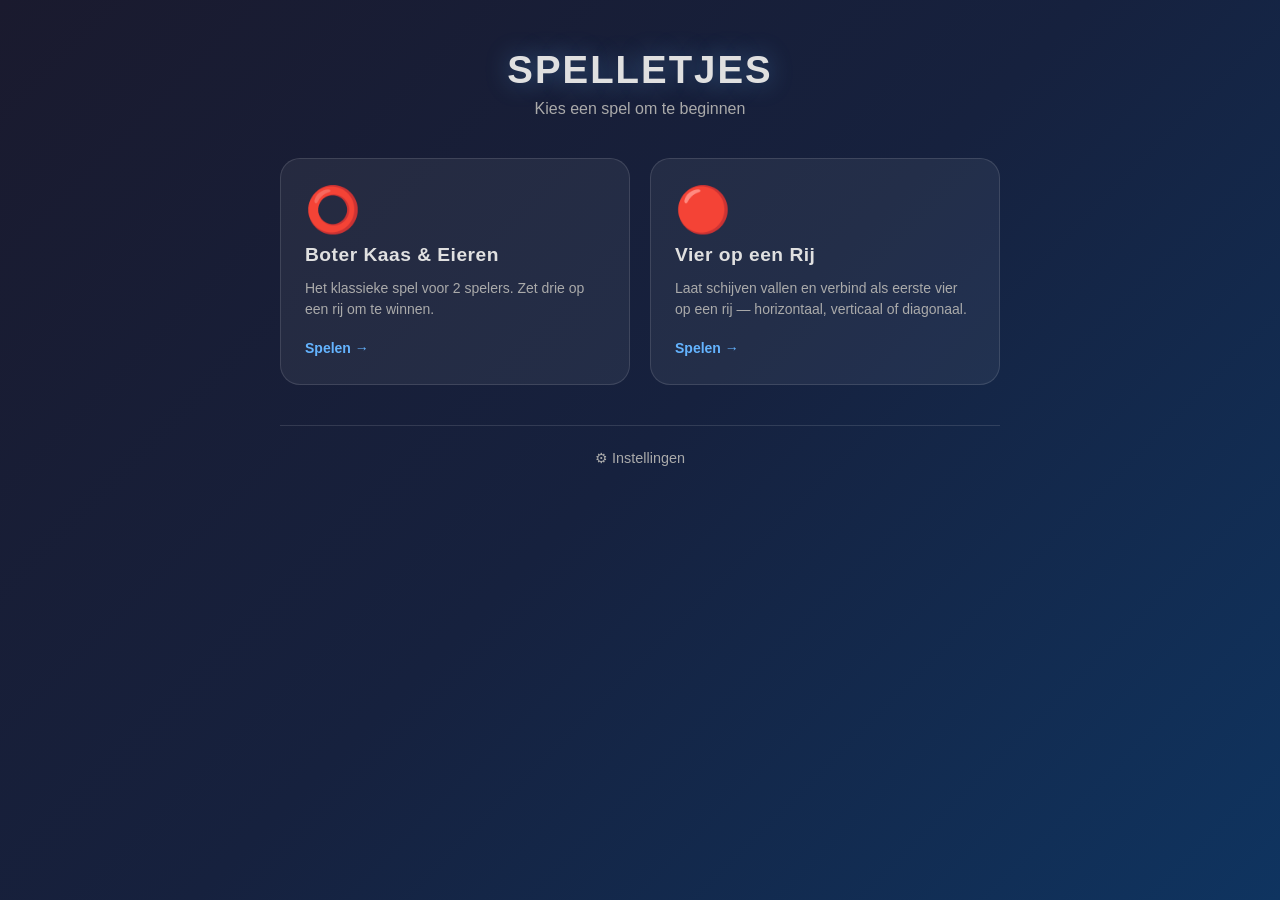
<file: index.html>
<!DOCTYPE html>
<html lang="nl">
<head>
  <meta charset="UTF-8" />
  <meta name="viewport" content="width=device-width, initial-scale=1.0" />
  <title>Spelletjes</title>
  <link rel="stylesheet" href="shared/style.css" />
  <style>
    body {
      align-items: flex-start;
      padding: 48px 24px;
    }

    .container {
      width: 100%;
      max-width: 720px;
      margin: 0 auto;
      display: flex;
      flex-direction: column;
      gap: 40px;
    }

    header {
      text-align: center;
    }

    header h1 {
      font-size: 2.4rem;
      font-weight: 700;
      letter-spacing: 2px;
      text-transform: uppercase;
      text-shadow: 0 0 24px rgba(100, 180, 255, 0.4);
    }

    header p {
      margin-top: 8px;
      color: var(--color-muted);
      font-size: 1rem;
    }

    .spellen-grid {
      display: grid;
      grid-template-columns: repeat(auto-fill, minmax(280px, 1fr));
      gap: 20px;
    }

    .spel-kaart {
      background: var(--color-surface);
      border: 1px solid var(--color-border);
      border-radius: var(--radius-xl);
      padding: 28px 24px;
      display: flex;
      flex-direction: column;
      gap: 12px;
      text-decoration: none;
      color: inherit;
      transition: background 0.2s, border-color 0.2s, transform 0.15s, box-shadow 0.2s;
    }

    .spel-kaart:hover {
      background: var(--color-surface-hover);
      border-color: var(--color-border-hover);
      transform: translateY(-4px);
      box-shadow: 0 8px 32px rgba(0, 0, 0, 0.3);
    }

    .spel-icoon {
      font-size: 2.8rem;
      line-height: 1;
    }

    .spel-naam {
      font-size: 1.2rem;
      font-weight: 700;
      letter-spacing: 0.5px;
    }

    .spel-beschrijving {
      font-size: 0.875rem;
      color: var(--color-muted);
      line-height: 1.5;
      flex: 1;
    }

    .spel-spelen {
      display: inline-flex;
      align-items: center;
      gap: 6px;
      margin-top: 8px;
      font-size: 0.875rem;
      font-weight: 600;
      color: var(--color-speler1);
    }

    .nav-onderaan {
      display: flex;
      justify-content: center;
      border-top: 1px solid var(--color-border);
      padding-top: 24px;
    }

    .instellingen-link {
      display: inline-flex;
      align-items: center;
      gap: 8px;
      color: var(--color-muted);
      text-decoration: none;
      font-size: 0.9rem;
      transition: color 0.2s;
    }

    .instellingen-link:hover {
      color: var(--color-text);
    }

    @media (max-width: 400px) {
      header h1 { font-size: 1.8rem; }
      .spellen-grid { grid-template-columns: 1fr; }
    }
  </style>
</head>
<body>
  <div class="container">
    <header>
      <h1>Spelletjes</h1>
      <p>Kies een spel om te beginnen</p>
    </header>

    <div class="spellen-grid">
      <a class="spel-kaart" href="games/bke/">
        <div class="spel-icoon">⭕</div>
        <div class="spel-naam">Boter Kaas &amp; Eieren</div>
        <div class="spel-beschrijving">
          Het klassieke spel voor 2 spelers. Zet drie op een rij om te winnen.
        </div>
        <div class="spel-spelen">Spelen →</div>
      </a>

      <a class="spel-kaart" href="games/vier-op-een-rij/">
        <div class="spel-icoon">🔴</div>
        <div class="spel-naam">Vier op een Rij</div>
        <div class="spel-beschrijving">
          Laat schijven vallen en verbind als eerste vier op een rij — horizontaal, verticaal of diagonaal.
        </div>
        <div class="spel-spelen">Spelen →</div>
      </a>
    </div>

    <nav class="nav-onderaan">
      <a class="instellingen-link" href="settings/">⚙ Instellingen</a>
    </nav>
  </div>
</body>
</html>
</file>
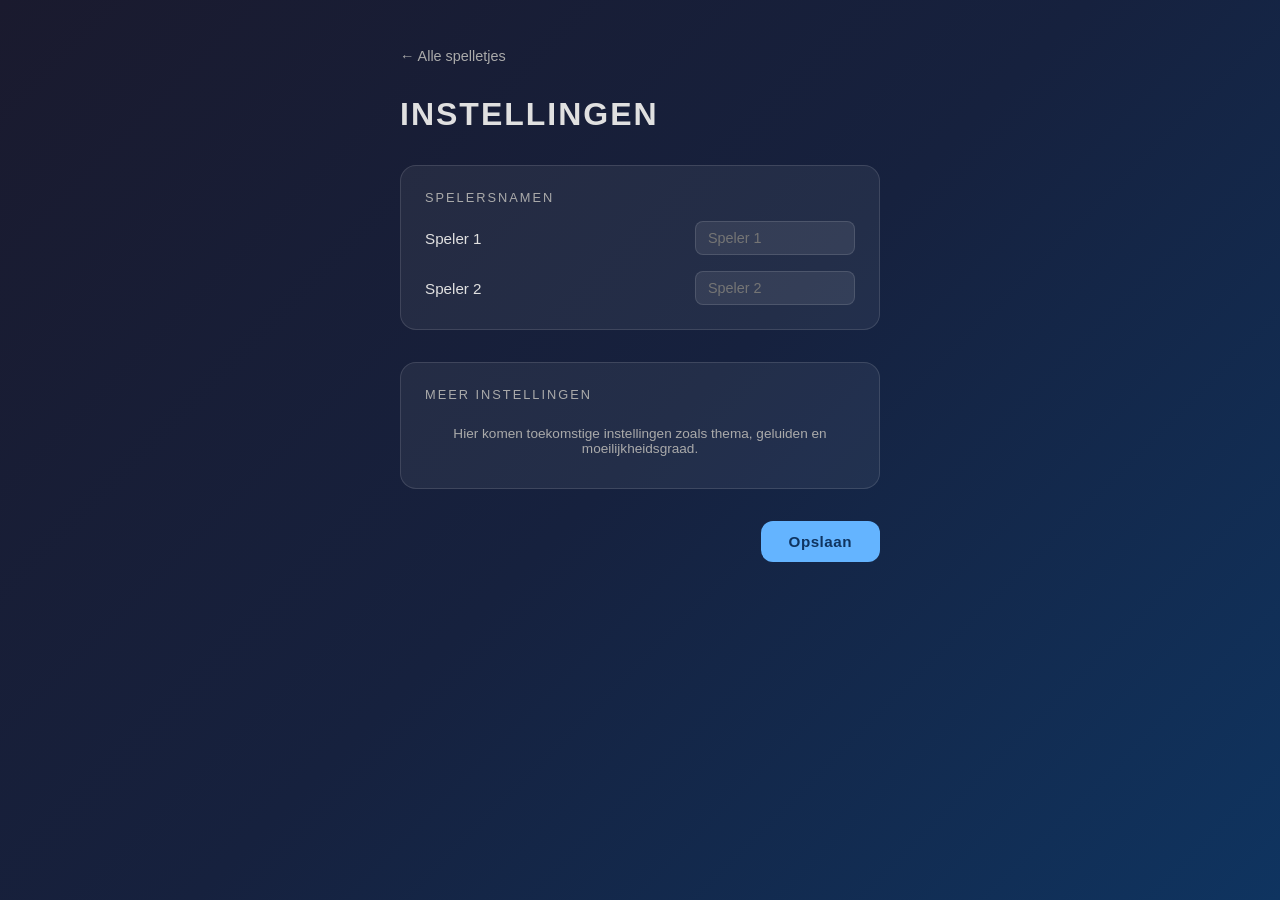
<file: settings/index.html>
<!DOCTYPE html>
<html lang="nl">
<head>
  <meta charset="UTF-8" />
  <meta name="viewport" content="width=device-width, initial-scale=1.0" />
  <title>Instellingen</title>
  <link rel="stylesheet" href="../shared/style.css" />
  <style>
    body {
      align-items: flex-start;
      padding: 48px 24px;
    }

    .container {
      width: 100%;
      max-width: 480px;
      margin: 0 auto;
      display: flex;
      flex-direction: column;
      gap: 32px;
    }

    h1 {
      font-size: 2rem;
      font-weight: 700;
      letter-spacing: 2px;
      text-transform: uppercase;
      color: var(--color-text);
    }

    .sectie {
      background: var(--color-surface);
      border: 1px solid var(--color-border);
      border-radius: var(--radius-lg);
      padding: 24px;
      display: flex;
      flex-direction: column;
      gap: 16px;
    }

    .sectie-titel {
      font-size: 0.8rem;
      text-transform: uppercase;
      letter-spacing: 2px;
      color: var(--color-muted);
    }

    .instelling-rij {
      display: flex;
      align-items: center;
      justify-content: space-between;
      gap: 16px;
    }

    .instelling-label {
      font-size: 0.95rem;
      color: var(--color-text);
    }

    .instelling-invoer {
      background: rgba(255,255,255,0.08);
      border: 1px solid var(--color-border);
      border-radius: var(--radius-sm);
      color: var(--color-text);
      font-size: 0.9rem;
      padding: 8px 12px;
      width: 160px;
      outline: none;
      transition: border-color 0.2s;
    }

    .instelling-invoer:focus {
      border-color: var(--color-speler1);
    }

    .opslaan-balk {
      display: flex;
      justify-content: flex-end;
    }

    .placeholder-melding {
      font-size: 0.85rem;
      color: var(--color-muted);
      text-align: center;
      padding: 8px 0;
    }
  </style>
</head>
<body>
  <div class="container">
    <a class="nav-terug" href="../">← Alle spelletjes</a>

    <h1>Instellingen</h1>

    <div class="sectie">
      <div class="sectie-titel">Spelersnamen</div>
      <div class="instelling-rij">
        <label class="instelling-label" for="naam-speler1">Speler 1</label>
        <input class="instelling-invoer" id="naam-speler1" type="text" placeholder="Speler 1" maxlength="20" />
      </div>
      <div class="instelling-rij">
        <label class="instelling-label" for="naam-speler2">Speler 2</label>
        <input class="instelling-invoer" id="naam-speler2" type="text" placeholder="Speler 2" maxlength="20" />
      </div>
    </div>

    <div class="sectie">
      <div class="sectie-titel">Meer instellingen</div>
      <p class="placeholder-melding">Hier komen toekomstige instellingen zoals thema, geluiden en moeilijkheidsgraad.</p>
    </div>

    <div class="opslaan-balk">
      <button class="knop" id="opslaan">Opslaan</button>
    </div>
  </div>

  <script>
    const invoer1 = document.getElementById('naam-speler1');
    const invoer2 = document.getElementById('naam-speler2');

    // Laad opgeslagen namen
    invoer1.value = localStorage.getItem('naamSpeler1') || '';
    invoer2.value = localStorage.getItem('naamSpeler2') || '';

    document.getElementById('opslaan').addEventListener('click', () => {
      localStorage.setItem('naamSpeler1', invoer1.value.trim() || 'Speler 1');
      localStorage.setItem('naamSpeler2', invoer2.value.trim() || 'Speler 2');
      window.location.href = '../';
    });
  </script>
</body>
</html>
</file>
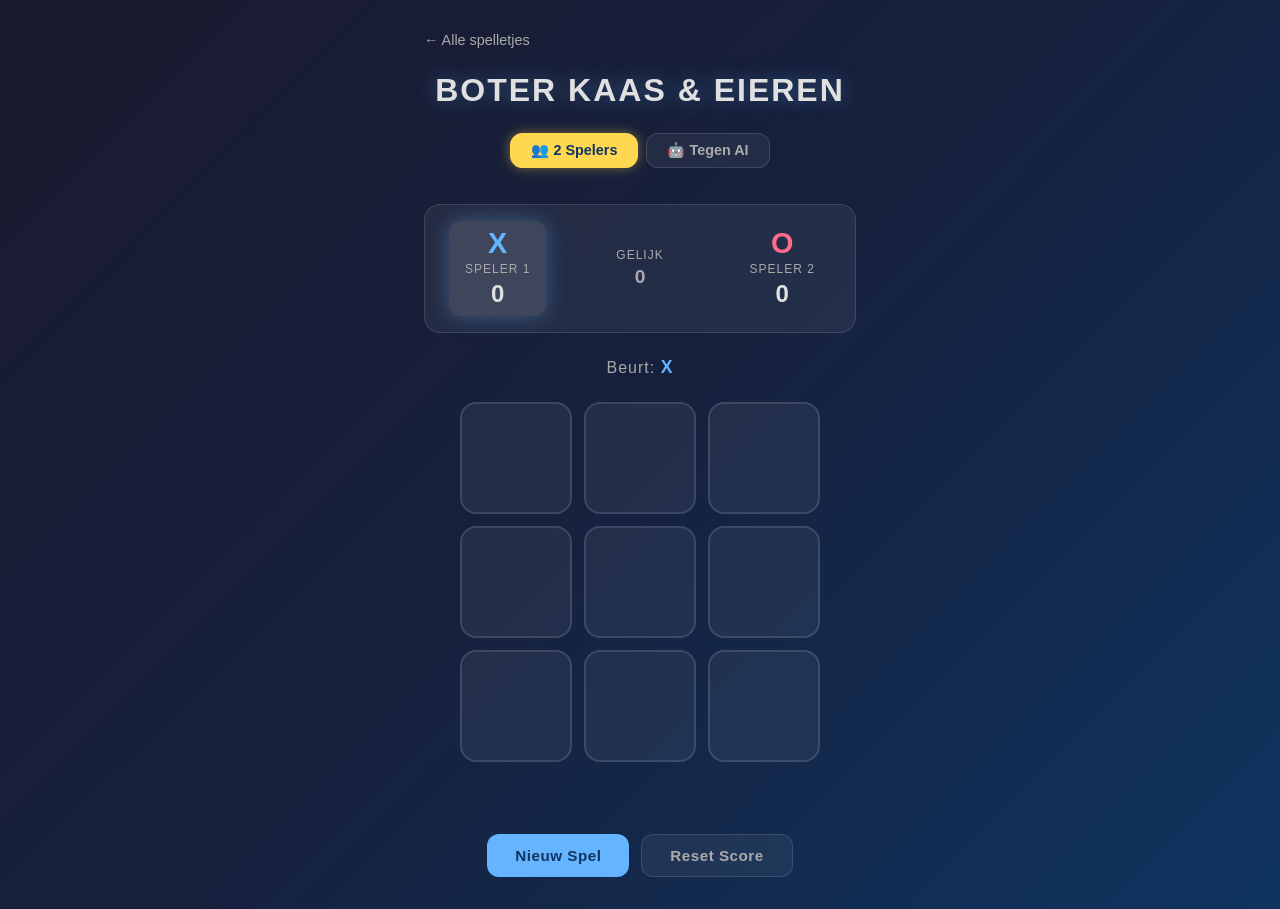
<file: games/bke/index.html>
<!DOCTYPE html>
<html lang="nl">
<head>
  <meta charset="UTF-8" />
  <meta name="viewport" content="width=device-width, initial-scale=1.0" />
  <title>Boter Kaas en Eieren</title>
  <link rel="stylesheet" href="../../shared/style.css" />
  <link rel="stylesheet" href="style.css" />
</head>
<body>
  <div class="container">
    <a class="nav-terug" href="../../">← Alle spelletjes</a>
    <h1>Boter Kaas &amp; Eieren</h1>

    <div class="spelmode-kiezer">
      <button id="mode-2spelers" class="mode-toggle actief">👥 2 Spelers</button>
      <button id="mode-ai" class="mode-toggle">🤖 Tegen AI</button>
    </div>

    <div class="ai-opties" id="ai-opties" style="display:none">
      <label>Moeilijkheid:
        <select id="moeilijkheid">
          <option value="1">1 – Makkelijk</option>
          <option value="2">2</option>
          <option value="3" selected>3</option>
          <option value="4">4</option>
          <option value="5">5 – Moeilijk</option>
        </select>
      </label>
      <div class="beginner-selectie">
        <span>Begint:</span>
        <button id="begint-speler" class="mode-toggle actief">Speler 1</button>
        <button id="begint-ai" class="mode-toggle">AI</button>
      </div>
    </div>

    <div class="scorebord">
      <div class="speler" id="speler-x">
        <span class="symbool x">X</span>
        <span class="naam">Speler 1</span>
        <span class="score" id="score-x">0</span>
      </div>
      <div class="gelijkspel-teller">
        <span class="naam">Gelijk</span>
        <span class="score" id="score-gelijk">0</span>
      </div>
      <div class="speler" id="speler-o">
        <span class="symbool o">O</span>
        <span class="naam" id="naam-o">Speler 2</span>
        <span class="score" id="score-o">0</span>
      </div>
    </div>

    <div class="beurt-indicator" id="beurt-indicator">
      Beurt: <span id="huidige-speler">X</span>
    </div>

    <div class="bord" id="bord">
      <div class="vakje" data-index="0"></div>
      <div class="vakje" data-index="1"></div>
      <div class="vakje" data-index="2"></div>
      <div class="vakje" data-index="3"></div>
      <div class="vakje" data-index="4"></div>
      <div class="vakje" data-index="5"></div>
      <div class="vakje" data-index="6"></div>
      <div class="vakje" data-index="7"></div>
      <div class="vakje" data-index="8"></div>
    </div>

    <div class="bericht" id="bericht"></div>

    <div class="knoppen">
      <button class="knop" id="nieuw-spel">Nieuw Spel</button>
      <button class="knop secundair" id="reset-score">Reset Score</button>
    </div>
  </div>

  <script src="script.js"></script>
</body>
</html>
</file>
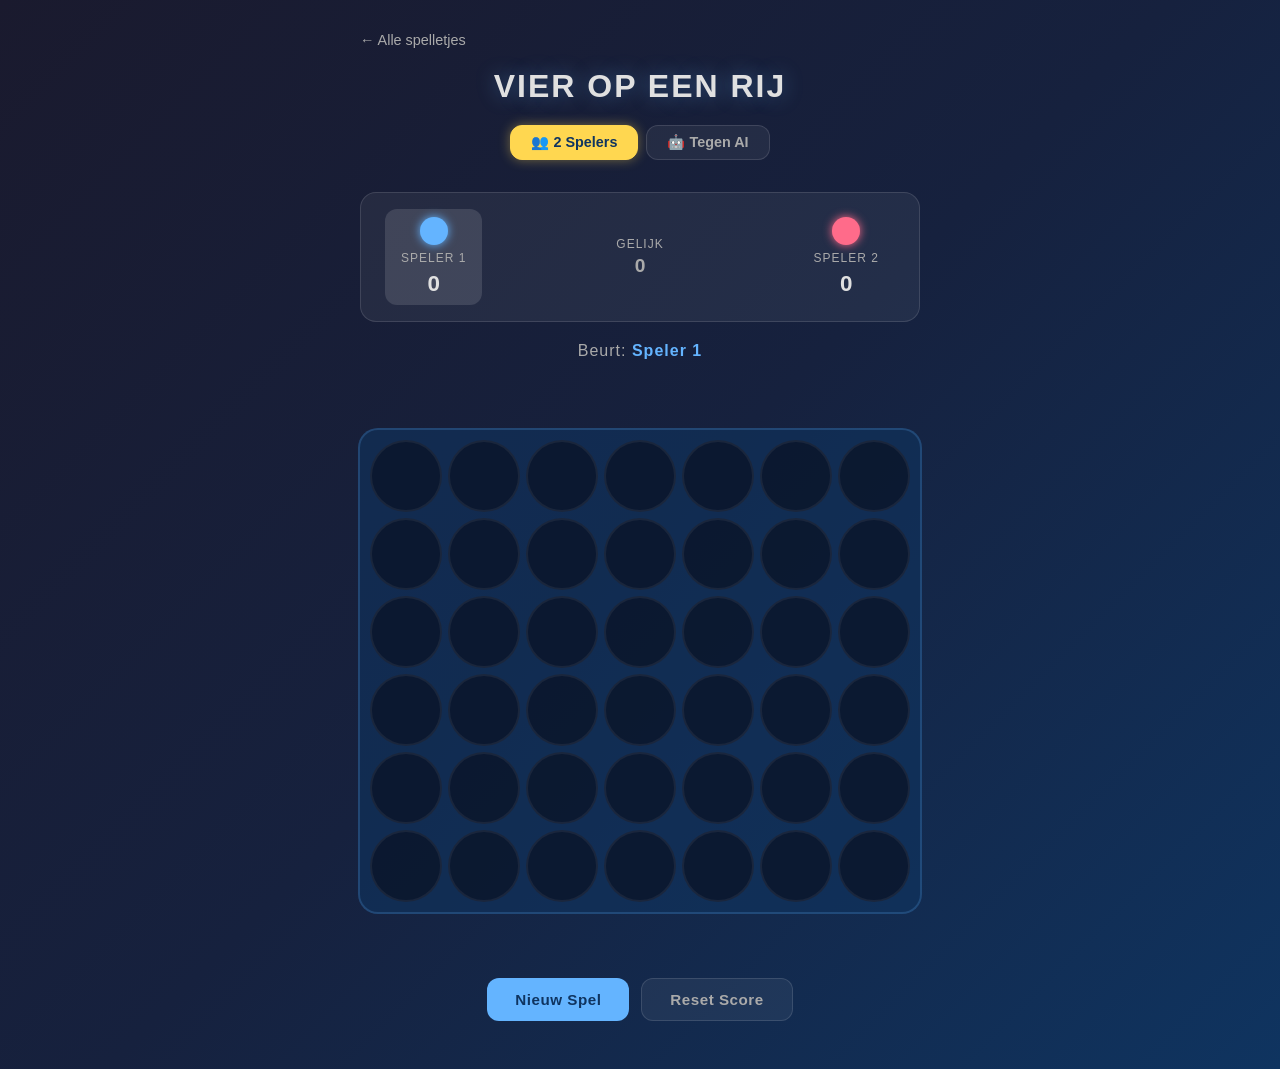
<file: games/vier-op-een-rij/index.html>
<!DOCTYPE html>
<html lang="nl">
<head>
  <meta charset="UTF-8" />
  <meta name="viewport" content="width=device-width, initial-scale=1.0" />
  <title>Vier op een Rij</title>
  <link rel="stylesheet" href="../../shared/style.css" />
  <link rel="stylesheet" href="style.css" />
</head>
<body>
  <div class="container">
    <a class="nav-terug" href="../../">← Alle spelletjes</a>

    <h1>Vier op een Rij</h1>

    <div class="spelmode-kiezer">
      <button id="mode-2spelers" class="mode-toggle actief">👥 2 Spelers</button>
      <button id="mode-ai" class="mode-toggle">🤖 Tegen AI</button>
    </div>

    <div class="ai-opties" id="ai-opties" style="display:none">
      <label>Moeilijkheid:
        <select id="moeilijkheid">
          <option value="1">1 – Makkelijk</option>
          <option value="2">2</option>
          <option value="3" selected>3</option>
          <option value="4">4</option>
          <option value="5">5 – Moeilijk</option>
        </select>
      </label>
      <div class="beginner-selectie">
        <span>Begint:</span>
        <button id="begint-speler" class="mode-toggle actief">Speler 1</button>
        <button id="begint-ai" class="mode-toggle">AI</button>
      </div>
    </div>

    <div class="scorebord">
      <div class="speler" id="speler-1">
        <div class="schijf-preview s1"></div>
        <span class="naam">Speler 1</span>
        <span class="score" id="score-1">0</span>
      </div>
      <div class="gelijkspel-teller">
        <span class="naam">Gelijk</span>
        <span class="score" id="score-gelijk">0</span>
      </div>
      <div class="speler" id="speler-2">
        <div class="schijf-preview s2"></div>
        <span class="naam" id="naam-2">Speler 2</span>
        <span class="score" id="score-2">0</span>
      </div>
    </div>

    <div class="beurt-indicator" id="beurt-indicator">
      Beurt: <span id="huidige-speler">Speler 1</span>
    </div>

    <!-- Kolom klikgebieden (boven het bord) -->
    <div class="kolom-knoppen" id="kolom-knoppen">
      <div class="kolom-knop" data-col="0">▼</div>
      <div class="kolom-knop" data-col="1">▼</div>
      <div class="kolom-knop" data-col="2">▼</div>
      <div class="kolom-knop" data-col="3">▼</div>
      <div class="kolom-knop" data-col="4">▼</div>
      <div class="kolom-knop" data-col="5">▼</div>
      <div class="kolom-knop" data-col="6">▼</div>
    </div>

    <div class="bord" id="bord">
      <!-- 6 rijen × 7 kolommen = 42 cellen, gegenereerd door JS -->
    </div>

    <div class="bericht" id="bericht"></div>

    <div class="knoppen">
      <button class="knop" id="nieuw-spel">Nieuw Spel</button>
      <button class="knop secundair" id="reset-score">Reset Score</button>
    </div>
  </div>

  <script src="script.js"></script>
</body>
</html>
</file>
<file: shared/style.css>
/* Gedeelde CSS variabelen en basis stijlen */

:root {
  --bg-gradient: linear-gradient(135deg, #1a1a2e 0%, #16213e 50%, #0f3460 100%);

  --color-speler1: #64b4ff;
  --color-speler2: #ff6b8a;
  --color-accent:  #ffd750;
  --color-text:    #e0e0e0;
  --color-muted:   #aaa;

  --color-surface:       rgba(255, 255, 255, 0.06);
  --color-surface-hover: rgba(255, 255, 255, 0.12);
  --color-border:        rgba(255, 255, 255, 0.12);
  --color-border-hover:  rgba(255, 255, 255, 0.25);

  --radius-xl: 20px;
  --radius-lg: 16px;
  --radius-md: 12px;
  --radius-sm: 8px;

  --shadow-glow-1: 0 0 20px rgba(100, 180, 255, 0.35);
  --shadow-glow-2: 0 0 20px rgba(255, 107, 138, 0.35);
  --shadow-win:    0 0 30px rgba(255, 215, 0, 0.6);
}

*, *::before, *::after {
  box-sizing: border-box;
  margin: 0;
  padding: 0;
}

body {
  min-height: 100vh;
  display: flex;
  align-items: center;
  justify-content: center;
  background: var(--bg-gradient);
  font-family: 'Segoe UI', Tahoma, Geneva, Verdana, sans-serif;
  color: var(--color-text);
}

/* Navigatie terug knop */
.nav-terug {
  display: inline-flex;
  align-items: center;
  gap: 8px;
  color: var(--color-muted);
  text-decoration: none;
  font-size: 0.9rem;
  transition: color 0.2s;
  align-self: flex-start;
}

.nav-terug:hover {
  color: var(--color-text);
}

/* Gedeelde knop stijlen */
.knop {
  padding: 12px 28px;
  border: none;
  border-radius: var(--radius-md);
  font-size: 0.95rem;
  font-weight: 600;
  cursor: pointer;
  letter-spacing: 0.5px;
  transition: transform 0.1s, box-shadow 0.2s;
  background: var(--color-speler1);
  color: #0f3460;
}

.knop:hover {
  transform: translateY(-2px);
  box-shadow: var(--shadow-glow-1);
}

.knop:active {
  transform: translateY(0);
}

.knop.secundair {
  background: var(--color-surface);
  color: var(--color-muted);
  border: 1px solid var(--color-border);
}

.knop.secundair:hover {
  background: var(--color-surface-hover);
  box-shadow: none;
}

/* ── Spelmode kiezer ────────────────────────────────────────── */
.spelmode-kiezer {
  display: flex;
  gap: 8px;
  justify-content: center;
  margin-bottom: 12px;
}

.mode-toggle {
  padding: 8px 20px;
  border: 1px solid var(--color-border);
  border-radius: var(--radius-md);
  background: var(--color-surface);
  color: var(--color-muted);
  font-size: 0.9rem;
  font-weight: 600;
  cursor: pointer;
  transition: background 0.15s, color 0.15s, border-color 0.15s, box-shadow 0.15s;
}

.mode-toggle:hover {
  background: var(--color-surface-hover);
  color: var(--color-text);
  border-color: var(--color-border-hover);
}

.mode-toggle.actief {
  background: var(--color-accent);
  color: #0f3460;
  border-color: var(--color-accent);
  box-shadow: 0 0 12px rgba(255, 215, 80, 0.4);
}

/* ── AI opties ──────────────────────────────────────────────── */
.ai-opties {
  display: flex;
  flex-direction: column;
  align-items: center;
  gap: 10px;
  padding: 12px 16px;
  background: var(--color-surface);
  border: 1px solid var(--color-border);
  border-radius: var(--radius-md);
  margin-bottom: 12px;
}

.ai-opties label {
  display: flex;
  align-items: center;
  gap: 10px;
  font-size: 0.9rem;
  color: var(--color-text);
}

.ai-opties select {
  padding: 5px 10px;
  border-radius: var(--radius-sm);
  border: 1px solid var(--color-border);
  background: #1a1a2e;
  color: var(--color-text);
  font-size: 0.9rem;
  cursor: pointer;
  outline: none;
  transition: border-color 0.15s;
}

.ai-opties select:focus {
  border-color: var(--color-accent);
}

.beginner-selectie {
  display: flex;
  align-items: center;
  gap: 8px;
  font-size: 0.9rem;
  color: var(--color-muted);
}

.beginner-selectie .mode-toggle {
  padding: 5px 14px;
  font-size: 0.85rem;
}
</file>
<file: games/bke/style.css>
/* Stijlen specifiek voor Boter Kaas en Eieren */
/* Globale reset en variabelen komen uit ../../shared/style.css */

.container {
  display: flex;
  flex-direction: column;
  align-items: center;
  gap: 24px;
  padding: 32px 24px;
  width: 100%;
  max-width: 480px;
}

h1 {
  font-size: 2rem;
  font-weight: 700;
  letter-spacing: 2px;
  text-transform: uppercase;
  color: var(--color-text);
  text-shadow: 0 0 20px rgba(100, 180, 255, 0.4);
}

/* Scorebord */
.scorebord {
  display: flex;
  align-items: center;
  justify-content: space-between;
  width: 100%;
  background: var(--color-surface);
  border: 1px solid var(--color-border);
  border-radius: var(--radius-lg);
  padding: 16px 24px;
  gap: 8px;
}

.speler {
  display: flex;
  flex-direction: column;
  align-items: center;
  gap: 4px;
  padding: 8px 16px;
  border-radius: var(--radius-md);
  transition: background 0.3s;
}

.speler.actief {
  background: var(--color-surface-hover);
  box-shadow: var(--shadow-glow-1);
}

.symbool {
  font-size: 1.8rem;
  font-weight: 900;
  line-height: 1;
}

.symbool.x { color: var(--color-speler1); }
.symbool.o { color: var(--color-speler2); }

.naam {
  font-size: 0.75rem;
  text-transform: uppercase;
  letter-spacing: 1px;
  color: var(--color-muted);
}

.score {
  font-size: 1.5rem;
  font-weight: 700;
}

.gelijkspel-teller {
  display: flex;
  flex-direction: column;
  align-items: center;
  gap: 4px;
}

.gelijkspel-teller .score {
  font-size: 1.2rem;
  color: var(--color-muted);
}

/* Beurt indicator */
.beurt-indicator {
  font-size: 1rem;
  color: var(--color-muted);
  letter-spacing: 1px;
}

#huidige-speler {
  font-weight: 900;
  font-size: 1.1rem;
}

/* Speelbord */
.bord {
  display: grid;
  grid-template-columns: repeat(3, 1fr);
  gap: 12px;
  width: 100%;
  max-width: 360px;
}

.vakje {
  aspect-ratio: 1;
  background: var(--color-surface);
  border: 2px solid var(--color-border);
  border-radius: var(--radius-lg);
  display: flex;
  align-items: center;
  justify-content: center;
  font-size: 3rem;
  font-weight: 900;
  cursor: pointer;
  transition: background 0.2s, transform 0.1s, border-color 0.2s;
  user-select: none;
}

.vakje:hover:not(.bezet) {
  background: var(--color-surface-hover);
  border-color: var(--color-border-hover);
  transform: scale(1.03);
}

.vakje.bezet { cursor: default; }
.vakje.x     { color: var(--color-speler1); }
.vakje.o     { color: var(--color-speler2); }

.vakje.winnend {
  background: rgba(255, 220, 80, 0.15);
  border-color: var(--color-accent);
  animation: pulse 0.6s ease-in-out infinite alternate;
}

@keyframes pulse {
  from { box-shadow: 0 0 10px rgba(255, 215, 0, 0.3); }
  to   { box-shadow: var(--shadow-win); }
}

@keyframes popIn {
  0%   { transform: scale(0.5); opacity: 0; }
  70%  { transform: scale(1.15); }
  100% { transform: scale(1); opacity: 1; }
}

.vakje .teken {
  display: inline-block;
  animation: popIn 0.2s ease-out forwards;
}

/* Bericht */
.bericht {
  font-size: 1.2rem;
  font-weight: 600;
  min-height: 1.5rem;
  color: var(--color-accent);
  letter-spacing: 1px;
  text-align: center;
}

/* Knoppen */
.knoppen {
  display: flex;
  gap: 12px;
}

/* Responsive */
@media (max-width: 400px) {
  h1          { font-size: 1.4rem; }
  .vakje      { font-size: 2.2rem; border-radius: 10px; }
  .bord       { gap: 8px; }
  .scorebord  { padding: 12px; }
}
</file>
<file: games/vier-op-een-rij/style.css>
/* Stijlen specifiek voor Vier op een Rij */
/* Globale reset en variabelen komen uit ../../shared/style.css */

:root {
  --cel-grootte: clamp(44px, 11vw, 72px);
}

body {
  align-items: flex-start;
  padding: 32px 16px 48px;
}

.container {
  display: flex;
  flex-direction: column;
  align-items: center;
  gap: 20px;
  width: 100%;
  max-width: 560px;
  margin: 0 auto;
}

h1 {
  font-size: 2rem;
  font-weight: 700;
  letter-spacing: 2px;
  text-transform: uppercase;
  color: var(--color-text);
  text-shadow: 0 0 20px rgba(100, 180, 255, 0.4);
}

/* Scorebord */
.scorebord {
  display: flex;
  align-items: center;
  justify-content: space-between;
  width: 100%;
  background: var(--color-surface);
  border: 1px solid var(--color-border);
  border-radius: var(--radius-lg);
  padding: 16px 24px;
  gap: 8px;
}

.speler {
  display: flex;
  flex-direction: column;
  align-items: center;
  gap: 6px;
  padding: 8px 16px;
  border-radius: var(--radius-md);
  transition: background 0.3s;
}

.speler.actief {
  background: var(--color-surface-hover);
}

.schijf-preview {
  width: 28px;
  height: 28px;
  border-radius: 50%;
}

.schijf-preview.s1 { background: var(--color-speler1); box-shadow: 0 0 10px var(--color-speler1); }
.schijf-preview.s2 { background: var(--color-speler2); box-shadow: 0 0 10px var(--color-speler2); }

.naam {
  font-size: 0.75rem;
  text-transform: uppercase;
  letter-spacing: 1px;
  color: var(--color-muted);
}

.score {
  font-size: 1.4rem;
  font-weight: 700;
}

.gelijkspel-teller {
  display: flex;
  flex-direction: column;
  align-items: center;
  gap: 4px;
}

.gelijkspel-teller .score {
  font-size: 1.2rem;
  color: var(--color-muted);
}

/* Beurt indicator */
.beurt-indicator {
  font-size: 1rem;
  color: var(--color-muted);
  letter-spacing: 1px;
}

#huidige-speler {
  font-weight: 700;
}

/* Kolom knoppen */
.kolom-knoppen {
  display: grid;
  grid-template-columns: repeat(7, var(--cel-grootte));
  gap: 6px;
}

.kolom-knop {
  height: 28px;
  display: flex;
  align-items: center;
  justify-content: center;
  font-size: 0.8rem;
  color: transparent;
  cursor: pointer;
  border-radius: var(--radius-sm);
  transition: color 0.15s, background 0.15s;
  user-select: none;
}

.kolom-knop:hover {
  color: var(--color-muted);
  background: var(--color-surface);
}

.kolom-knop.vol {
  cursor: not-allowed;
  color: transparent !important;
}

/* Speelbord */
.bord {
  display: grid;
  grid-template-columns: repeat(7, var(--cel-grootte));
  grid-template-rows: repeat(6, var(--cel-grootte));
  gap: 6px;
  background: rgba(15, 52, 96, 0.6);
  border: 2px solid rgba(100, 180, 255, 0.2);
  border-radius: var(--radius-xl);
  padding: 10px;
}

.cel {
  width: var(--cel-grootte);
  height: var(--cel-grootte);
  border-radius: 50%;
  background: rgba(10, 20, 40, 0.8);
  border: 2px solid rgba(255, 255, 255, 0.06);
  display: flex;
  align-items: center;
  justify-content: center;
  transition: background 0.15s, border-color 0.15s;
  overflow: hidden;
  position: relative;
  cursor: pointer;
}

/* Kolom hover: lichte gloed op lege cellen */
.cel.kolom-hover {
  background: rgba(255, 255, 255, 0.06);
  border-color: rgba(255, 255, 255, 0.15);
}

/* Landing preview: geest-schijf op de landingscel */
.cel.landing-preview::after {
  content: '';
  position: absolute;
  width: 85%;
  height: 85%;
  border-radius: 50%;
  opacity: 0.35;
  pointer-events: none;
}

.cel.landing-preview.preview-s1::after {
  background: var(--color-speler1);
  box-shadow: 0 0 12px var(--color-speler1);
}

.cel.landing-preview.preview-s2::after {
  background: var(--color-speler2);
  box-shadow: 0 0 12px var(--color-speler2);
}

.cel .schijf {
  width: 85%;
  height: 85%;
  border-radius: 50%;
  position: absolute;
}

.cel.speler1 .schijf {
  background: var(--color-speler1);
  box-shadow: inset 0 -4px 8px rgba(0,0,0,0.3), 0 0 12px rgba(100, 180, 255, 0.5);
  animation: vallen 0.35s cubic-bezier(0.25, 0.46, 0.45, 0.94);
}

.cel.speler2 .schijf {
  background: var(--color-speler2);
  box-shadow: inset 0 -4px 8px rgba(0,0,0,0.3), 0 0 12px rgba(255, 107, 138, 0.5);
  animation: vallen 0.35s cubic-bezier(0.25, 0.46, 0.45, 0.94);
}

.cel.winnend .schijf {
  animation: winnend-pulse 0.5s ease-in-out infinite alternate;
}

.cel.winnend.speler1 .schijf {
  box-shadow: 0 0 20px var(--color-accent), 0 0 40px var(--color-accent);
}

.cel.winnend.speler2 .schijf {
  box-shadow: 0 0 20px var(--color-accent), 0 0 40px var(--color-accent);
}

@keyframes vallen {
  from { transform: translateY(-400%); opacity: 0.7; }
  to   { transform: translateY(0);     opacity: 1; }
}

@keyframes winnend-pulse {
  from { filter: brightness(1);   transform: scale(0.92); }
  to   { filter: brightness(1.4); transform: scale(1); }
}

/* Bericht */
.bericht {
  font-size: 1.2rem;
  font-weight: 600;
  min-height: 1.5rem;
  color: var(--color-accent);
  letter-spacing: 1px;
  text-align: center;
}

/* Knoppen */
.knoppen {
  display: flex;
  gap: 12px;
}

/* Responsive */
@media (max-width: 420px) {
  h1 { font-size: 1.4rem; }
  .scorebord { padding: 12px; }
  .speler { padding: 6px 10px; }
}
</file>
